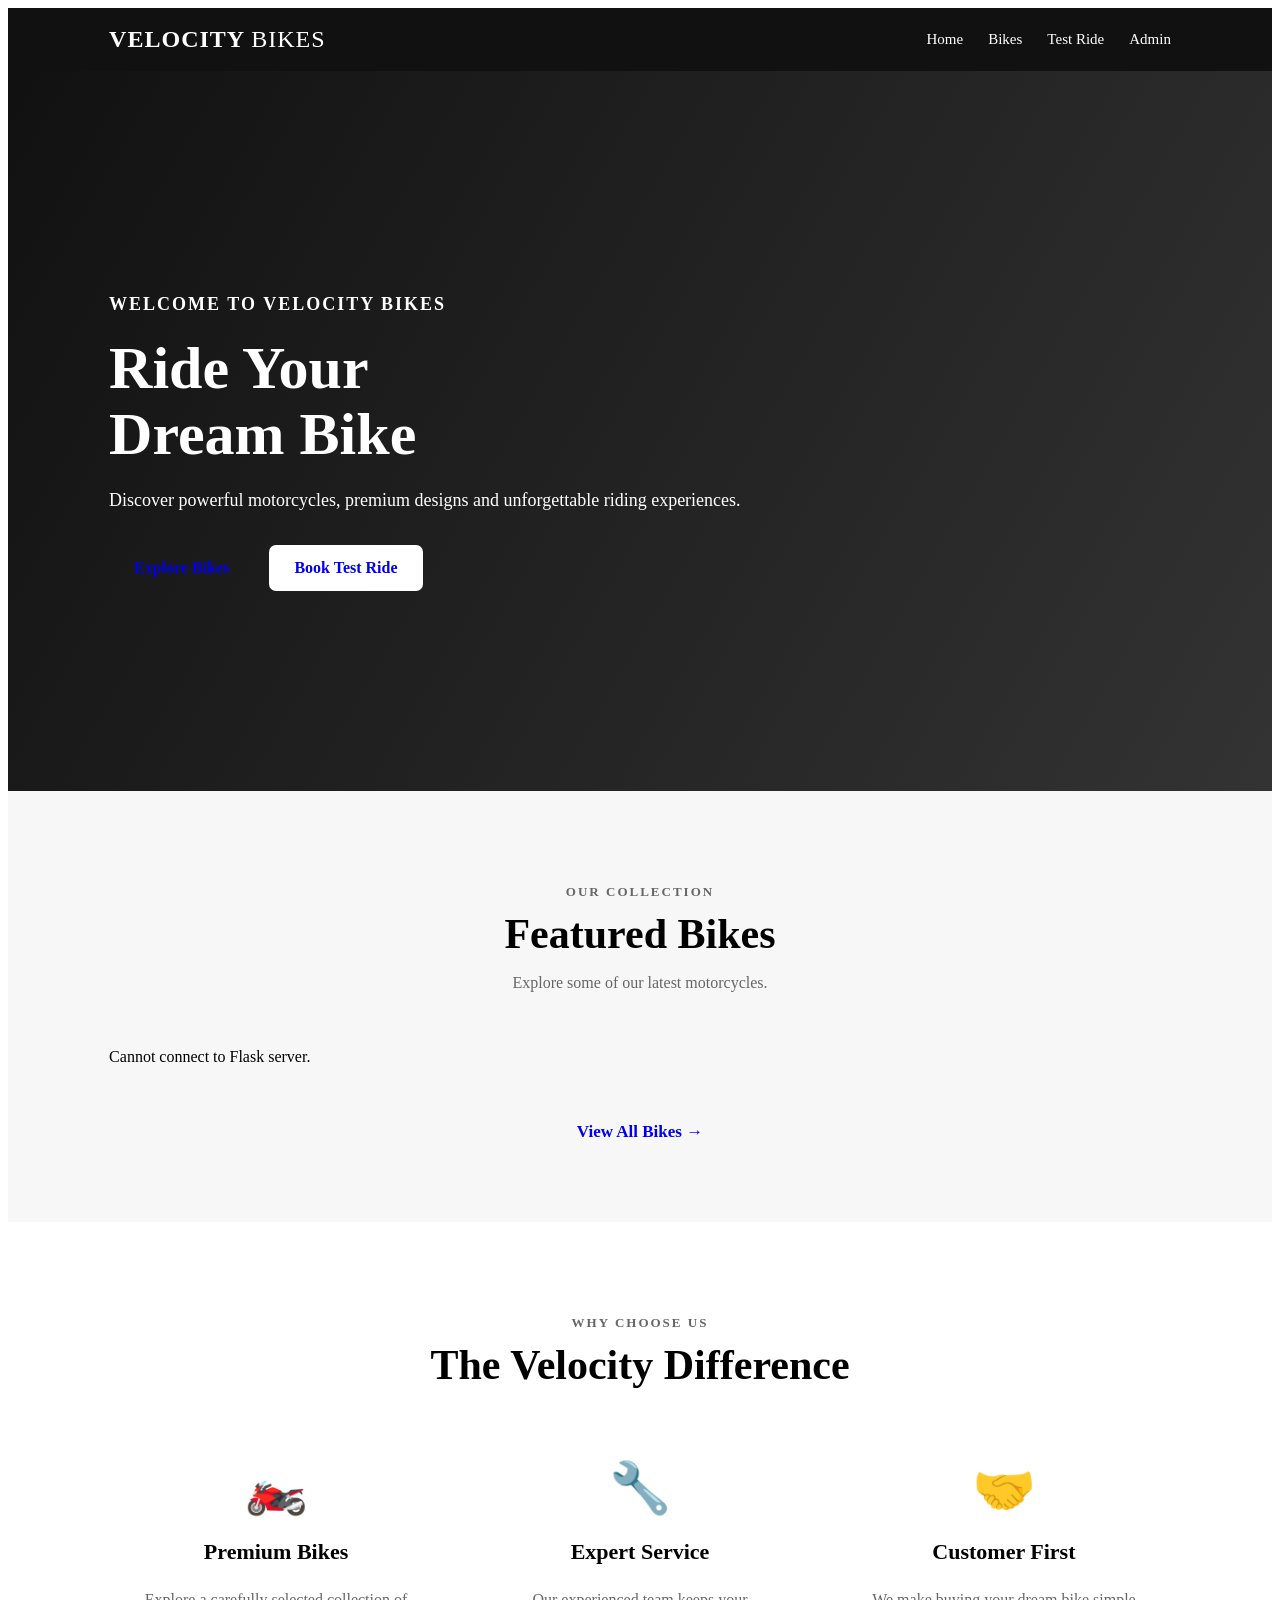
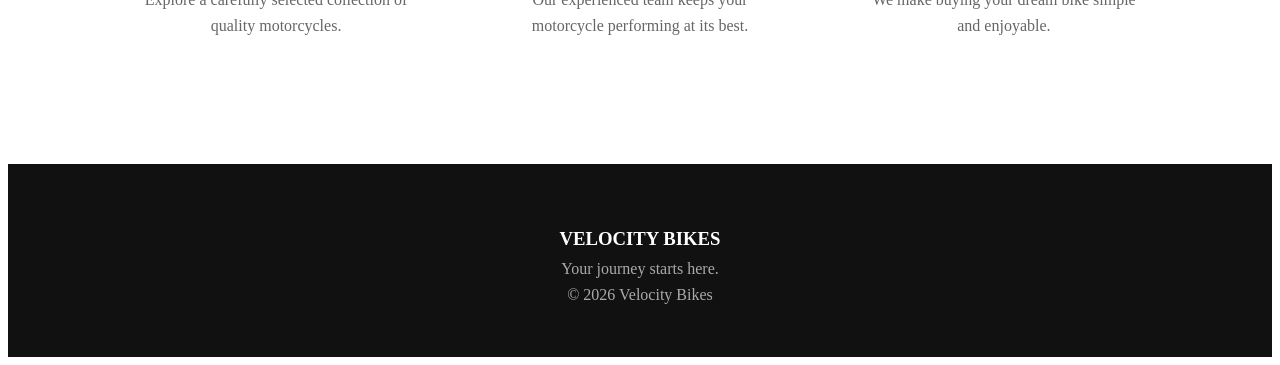
<file: index.html>
<!DOCTYPE html>
<html>

<head>

    <meta charset="UTF-8">

    <meta
        name="viewport"
        content="width=device-width, initial-scale=1.0"
    >

    <title>
        Velocity Bikes
    </title>

    <link
        rel="stylesheet"
        href="style.css"
    >

</head>


<body>


<!-- =================================
     NAVBAR
     ================================= -->

<header class="navbar">


    <h1>
        VELOCITY <span>BIKES</span>
    </h1>


    <!-- MOBILE MENU BUTTON -->

    <button
        class="menu-button"
        id="menuButton"
        type="button"
    >
        ☰
    </button>


    <!-- NAVIGATION -->

    <nav id="mainNav">

        <a href="index.html">
            Home
        </a>

        <a href="bikes.html">
            Bikes
        </a>

        <a href="contact.html">
            Test Ride
        </a>

        <a href="login.html">
            Admin
        </a>

    </nav>

</header>



<!-- =================================
     HERO
     ================================= -->

<section class="hero">

    <div class="hero-content">


        <p class="section-small">
            WELCOME TO VELOCITY BIKES
        </p>


        <h2>

            Ride Your
            <span>Dream Bike</span>

        </h2>


        <p>

            Discover powerful motorcycles,
            premium designs and unforgettable
            riding experiences.

        </p>


        <div class="hero-buttons">


            <a
                href="bikes.html"
                class="hero-button"
            >
                Explore Bikes
            </a>


            <a
                href="contact.html"
                class="hero-button secondary"
            >
                Book Test Ride
            </a>


        </div>

    </div>

</section>



<!-- =================================
     FEATURED BIKES
     ================================= -->

<section class="home-bikes">


    <div class="home-heading">


        <p class="section-small">
            OUR COLLECTION
        </p>


        <h2>
            Featured Bikes
        </h2>


        <p>
            Explore some of our latest motorcycles.
        </p>


    </div>



    <!-- BIKE LIST -->

    <div
        id="homeBikeList"
        class="bike-container"
    >

        <p>
            Loading bikes...
        </p>

    </div>



    <!-- VIEW ALL -->

    <div class="view-all">

        <a href="bikes.html">

            View All Bikes →

        </a>

    </div>


</section>



<!-- =================================
     WHY CHOOSE US
     ================================= -->

<section class="why-us">


    <div class="home-heading">


        <p class="section-small">
            WHY CHOOSE US
        </p>


        <h2>
            The Velocity Difference
        </h2>


    </div>



    <div class="features">


        <!-- FEATURE 1 -->

        <div class="feature">


            <div class="feature-icon">
                🏍️
            </div>


            <h3>
                Premium Bikes
            </h3>


            <p>

                Explore a carefully selected
                collection of quality motorcycles.

            </p>


        </div>



        <!-- FEATURE 2 -->

        <div class="feature">


            <div class="feature-icon">
                🔧
            </div>


            <h3>
                Expert Service
            </h3>


            <p>

                Our experienced team keeps your
                motorcycle performing at its best.

            </p>


        </div>



        <!-- FEATURE 3 -->

        <div class="feature">


            <div class="feature-icon">
                🤝
            </div>


            <h3>
                Customer First
            </h3>


            <p>

                We make buying your dream bike
                simple and enjoyable.

            </p>


        </div>


    </div>


</section>



<!-- =================================
     FOOTER
     ================================= -->

<footer>


    <h3>
        VELOCITY BIKES
    </h3>


    <p>
        Your journey starts here.
    </p>


    <p>
        © 2026 Velocity Bikes
    </p>


</footer>



<!-- =================================
     HOME PAGE JAVASCRIPT
     ================================= -->

<script>


// =================================
// MOBILE MENU
// =================================

const menuButton =
    document.getElementById(
        "menuButton"
    );


const mainNav =
    document.getElementById(
        "mainNav"
    );


menuButton.addEventListener(
    "click",
    function () {

        mainNav.classList.toggle(
            "show"
        );

    }
);



// =================================
// LOAD FEATURED BIKES
// =================================

async function loadHomeBikes() {


    const bikeList =
        document.getElementById(
            "homeBikeList"
        );


    try {


        const response =
            await fetch(
                "http://127.0.0.1:5000/bikes"
            );


        if (!response.ok) {

            throw new Error(
                "Failed to load bikes"
            );

        }


        const bikes =
            await response.json();


        bikeList.innerHTML = "";


        // Show only first 3 bikes

        const featuredBikes =
            bikes.slice(
                0,
                3
            );


        if (
            featuredBikes.length === 0
        ) {

            bikeList.innerHTML = `

                <p>
                    No bikes available.
                </p>

            `;

            return;

        }



        featuredBikes.forEach(
            function (bike) {


                const card =
                    document.createElement(
                        "div"
                    );


                card.className =
                    "bike-card";



                card.innerHTML = `

                    <img

                        class="bike-image"

                        src="${
                            bike.image ||
                            "images/default-bike.jpg"
                        }"

                        alt="${bike.name}"

                        onerror="
                            this.src='images/default-bike.jpg'
                        "

                    >


                    <div
                        class="bike-card-content"
                    >


                        <h3>
                            ${bike.name}
                        </h3>



                        <p class="price">

                            ₹${Number(
                                bike.price || 0
                            ).toLocaleString(
                                "en-IN"
                            )}

                        </p>



                        <div
                            class="bike-specs"
                        >


                            <span>

                                ⚙️
                                ${bike.engine || "N/A"}

                            </span>


                            <span>

                                🛣️
                                ${bike.mileage || "N/A"}

                            </span>


                        </div>



                        <p
                            class="bike-power"
                        >

                            Power:
                            ${bike.power || "N/A"}

                        </p>



                        <button
                            class="details-button"
                            type="button"
                            onclick="
                                bookTestRide(
                                    '${escapeValue(
                                        bike.name
                                    )}'
                                )
                            "
                        >

                            Book Test Ride

                        </button>


                    </div>

                `;


                bikeList.appendChild(
                    card
                );


            }
        );


    }


    catch (error) {


        console.error(
            "Home bike error:",
            error
        );


        bikeList.innerHTML = `

            <p>
                Cannot connect to Flask server.
            </p>

        `;

    }

}



// =================================
// ESCAPE BIKE NAME
// =================================

function escapeValue(
    value
) {

    return String(value)
        .replace(
            /'/g,
            "\\'"
        );

}



// =================================
// BOOK TEST RIDE
// =================================

function bookTestRide(
    bikeName
) {


    window.location.href =
        "contact.html?bike=" +
        encodeURIComponent(
            bikeName
        );

}



// =================================
// START
// =================================

loadHomeBikes();


</script>


</body>

</html>
</file>
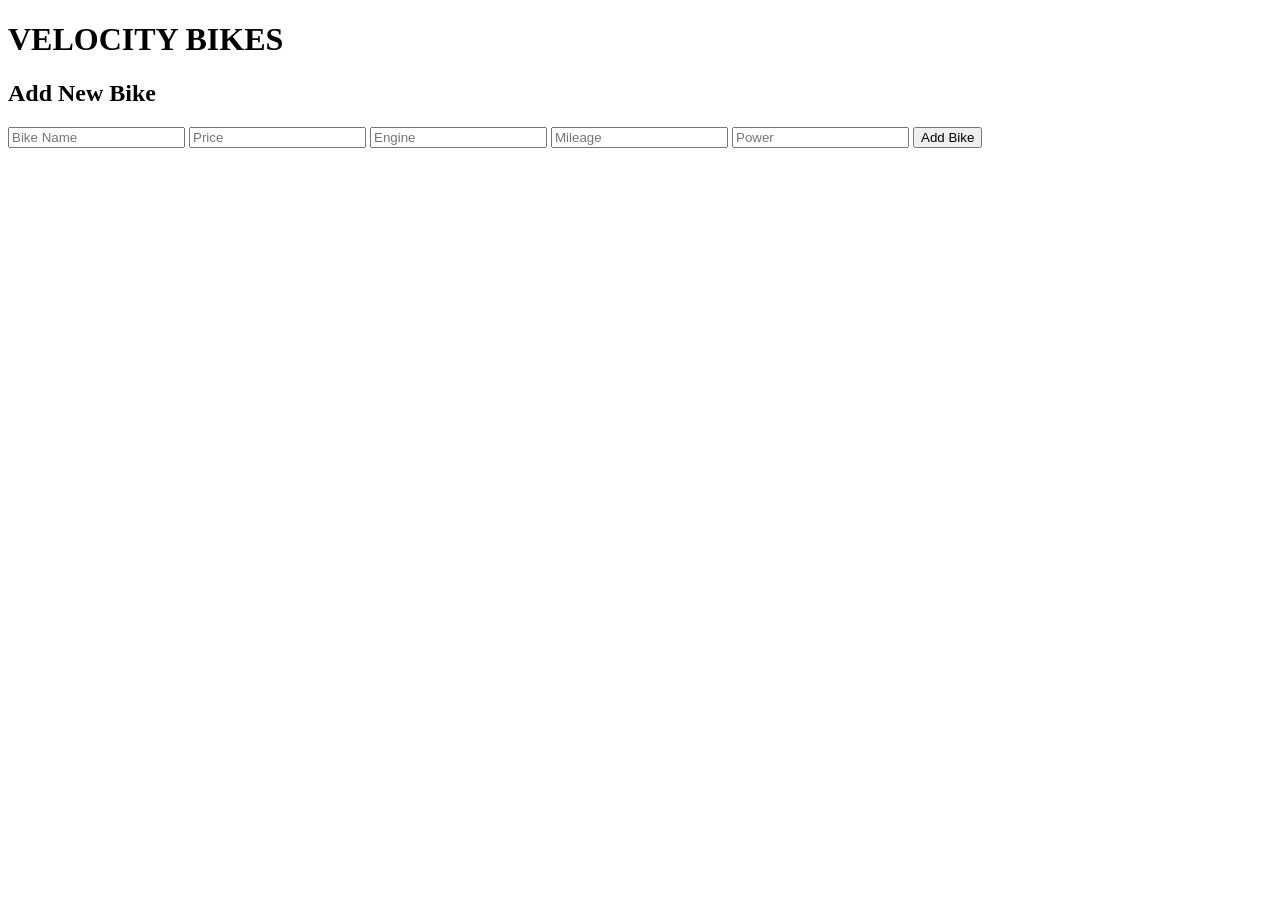
<file: addbike.html>
<!DOCTYPE html>
<html>

<head>
    <title>Add Bike</title>
    <link rel="stylesheet" href="style.css">
</head>

<body>

<header>
    <h1>VELOCITY BIKES</h1>
</header>

<section class="contact">

    <h2>Add New Bike</h2>

    <form id="bikeForm">

        <input
            type="text"
            id="name"
            placeholder="Bike Name"
            required
        >

        <input
            type="number"
            id="price"
            placeholder="Price"
            required
        >

        <input
            type="text"
            id="engine"
            placeholder="Engine"
            required
        >

        <input
            type="text"
            id="mileage"
            placeholder="Mileage"
            required
        >

        <input
            type="text"
            id="power"
            placeholder="Power"
            required
        >

        <button type="submit">
            Add Bike
        </button>

    </form>

</section>

<script>

let form = document.getElementById("bikeForm");

form.addEventListener("submit", async function(event) {

    event.preventDefault();

    let bike = {

        name: document.getElementById("name").value,

        price: document.getElementById("price").value,

        engine: document.getElementById("engine").value,

        mileage: document.getElementById("mileage").value,

        power: document.getElementById("power").value

    };

    let response = await fetch(
        "http://127.0.0.1:5000/bikes",
        {
            method: "POST",

            headers: {
                "Content-Type": "application/json"
            },

            body: JSON.stringify(bike)
        }
    );

    let result = await response.json();

    alert(result.message);

    form.reset();

});

</script>

</body>
</html>
</file>
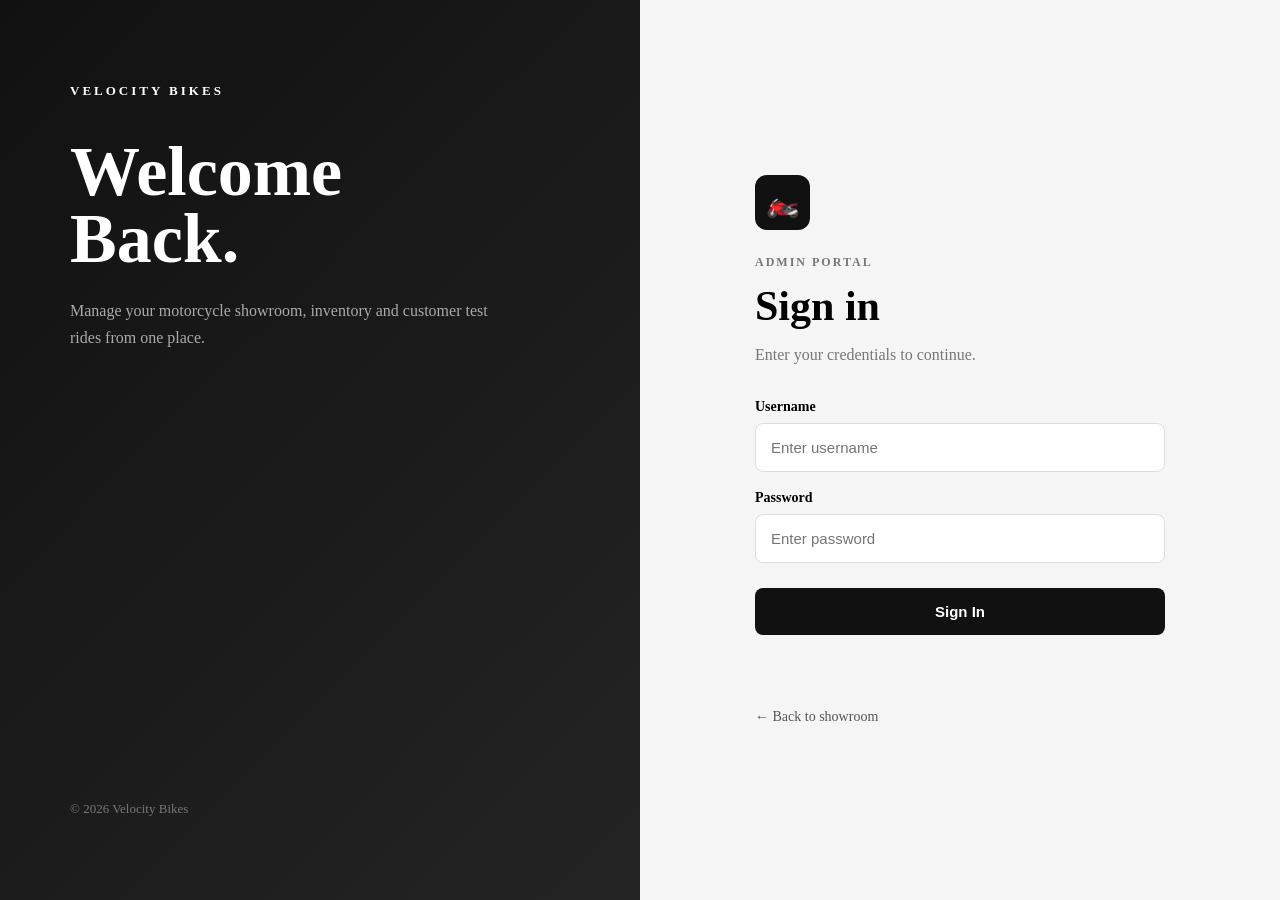
<file: admin.html>
<!DOCTYPE html>
<html>

<head>

    <meta charset="UTF-8">

    <meta
        name="viewport"
        content="width=device-width, initial-scale=1.0"
    >

    <title>
        Dashboard - Velocity Bikes
    </title>

    <link
        rel="stylesheet"
        href="style.css"
    >

</head>


<body class="admin-body">


<!-- =================================
     ADMIN NAVBAR
     ================================= -->

<header class="admin-navbar">


    <div class="admin-logo">

        🏍️

        <div>

            <strong>
                VELOCITY
            </strong>

            <small>
                ADMIN
            </small>

        </div>

    </div>


    <div class="admin-nav-right">

        <a href="index.html">
            View Showroom
        </a>


        <button
            onclick="logout()"
            class="admin-logout"
        >
            Logout
        </button>

    </div>

</header>



<!-- =================================
     DASHBOARD
     ================================= -->

<main class="admin-main">


    <div class="admin-header">

        <p class="admin-overline">
            MANAGEMENT
        </p>

        <h1>
            Dashboard
        </h1>

        <p>
            Manage your bikes and test ride requests.
        </p>

    </div>



    <!-- =================================
         STATISTICS
         ================================= -->

    <div class="admin-stats">


        <div class="stat-card">

            <span>
                🏍️
            </span>

            <div>

                <small>
                    TOTAL BIKES
                </small>

                <strong id="bikeCount">
                    0
                </strong>

            </div>

        </div>


        <div class="stat-card">

            <span>
                📅
            </span>

            <div>

                <small>
                    TEST RIDES
                </small>

                <strong id="bookingCount">
                    0
                </strong>

            </div>

        </div>


        <div class="stat-card">

            <span>
                ✓
            </span>

            <div>

                <small>
                    STATUS
                </small>

                <strong>
                    ACTIVE
                </strong>

            </div>

        </div>


    </div>



    <!-- =================================
         ADD BIKE
         ================================= -->

    <section class="admin-section">


        <div class="section-title">

            <div>

                <p>
                    INVENTORY
                </p>

                <h2>
                    Add New Bike
                </h2>

            </div>

        </div>


        <form
            id="addBikeForm"
            class="bike-form"
        >


            <div class="form-grid">


                <div class="form-field">

                    <label>
                        Bike Name
                    </label>

                    <input
                        type="text"
                        id="bikeName"
                        placeholder="e.g. Yamaha MT 15"
                        required
                    >

                </div>


                <div class="form-field">

                    <label>
                        Price
                    </label>

                    <input
                        type="number"
                        id="bikePrice"
                        placeholder="170000"
                        required
                    >

                </div>


                <div class="form-field">

                    <label>
                        Engine
                    </label>

                    <input
                        type="text"
                        id="bikeEngine"
                        placeholder="155cc"
                        required
                    >

                </div>


                <div class="form-field">

                    <label>
                        Mileage
                    </label>

                    <input
                        type="text"
                        id="bikeMileage"
                        placeholder="48 km/l"
                        required
                    >

                </div>


                <div class="form-field">

                    <label>
                        Power
                    </label>

                    <input
                        type="text"
                        id="bikePower"
                        placeholder="18.4 PS"
                        required
                    >

                </div>


                <div class="form-field">

                    <label>
                        Bike Image
                    </label>

                    <input
                        type="file"
                        id="bikeImage"
                        accept="image/jpeg,image/png,image/webp"
                        required
                    >

                </div>


            </div>


            <!-- IMAGE PREVIEW -->

            <div class="admin-form-bottom">


                <div class="admin-preview">


                    <img
                        id="imagePreview"
                        src=""
                        alt="Bike Preview"
                    >


                    <span
                        id="previewText"
                    >
                        Image preview
                    </span>


                </div>


                <button
                    type="submit"
                    class="primary-admin-button"
                >
                    + Add Bike
                </button>


            </div>


            <p
                id="addMessage"
                class="admin-message"
            ></p>


        </form>

    </section>



    <!-- =================================
         INVENTORY
         ================================= -->

    <section class="admin-section">


        <div class="section-title">

            <p>
                INVENTORY
            </p>

            <h2>
                Your Bikes
            </h2>

        </div>


        <div
            id="bikeInventory"
            class="inventory-grid"
        >

            Loading bikes...

        </div>


    </section>



    <!-- =================================
         EDIT BIKE
         ================================= -->

    <section
        class="admin-section"
        id="editBox"
        style="display:none;"
    >


        <div class="section-title">

            <p>
                INVENTORY
            </p>

            <h2>
                Edit Bike
            </h2>

        </div>


        <form
            id="editBikeForm"
            class="bike-form"
        >


            <input
                type="hidden"
                id="editBikeId"
            >


            <div class="form-grid">


                <div class="form-field">

                    <label>
                        Bike Name
                    </label>

                    <input
                        type="text"
                        id="editName"
                        required
                    >

                </div>


                <div class="form-field">

                    <label>
                        Price
                    </label>

                    <input
                        type="number"
                        id="editPrice"
                        required
                    >

                </div>


                <div class="form-field">

                    <label>
                        Engine
                    </label>

                    <input
                        type="text"
                        id="editEngine"
                        required
                    >

                </div>


                <div class="form-field">

                    <label>
                        Mileage
                    </label>

                    <input
                        type="text"
                        id="editMileage"
                        required
                    >

                </div>


                <div class="form-field">

                    <label>
                        Power
                    </label>

                    <input
                        type="text"
                        id="editPower"
                        required
                    >

                </div>


                <div class="form-field">

                    <label>
                        Existing Image URL
                    </label>

                    <input
                        type="text"
                        id="editImage"
                        readonly
                    >

                </div>


            </div>


            <div class="edit-actions">


                <button
                    type="submit"
                    class="primary-admin-button"
                >
                    Save Changes
                </button>


                <button
                    type="button"
                    onclick="cancelEdit()"
                    class="secondary-admin-button"
                >
                    Cancel
                </button>


            </div>

        </form>

    </section>



    <!-- =================================
         BOOKINGS
         ================================= -->

    <section class="admin-section">


        <div class="section-title">

            <p>
                CUSTOMERS
            </p>

            <h2>
                Test Ride Requests
            </h2>

        </div>


        <div
            id="bookings"
            class="bookings-grid"
        >

            Loading bookings...

        </div>


    </section>


</main>



<footer class="admin-footer">

    Velocity Bikes Admin Dashboard
    © 2026

</footer>



<script>


// =========================================
// CHECK LOGIN
// =========================================

async function checkLogin() {

    try {

        const response =
            await fetch(
                "http://127.0.0.1:5000/check-login",
                {
                    credentials:
                        "include"
                }
            );


        const result =
            await response.json();


        if (!result.logged_in) {

            window.location.href =
                "login.html";

        }

    }

    catch(error) {

        console.error(
            "Login check error:",
            error
        );

        window.location.href =
            "login.html";

    }

}


checkLogin();



// =========================================
// IMAGE PREVIEW
// =========================================

document
    .getElementById(
        "bikeImage"
    )
    .addEventListener(
        "change",
        function() {


            const file =
                this.files[0];


            const image =
                document.getElementById(
                    "imagePreview"
                );


            const text =
                document.getElementById(
                    "previewText"
                );


            if (!file) {

                image.style.display =
                    "none";

                text.style.display =
                    "block";

                return;

            }


            const imageURL =
                URL.createObjectURL(
                    file
                );


            image.src =
                imageURL;


            image.style.display =
                "block";


            text.style.display =
                "none";

        }
    );



// =========================================
// ADD BIKE
// =========================================

document
    .getElementById(
        "addBikeForm"
    )
    .addEventListener(
        "submit",
        async function(event) {


            event.preventDefault();


            const imageFile =
                document.getElementById(
                    "bikeImage"
                ).files[0];


            if (!imageFile) {

                alert(
                    "Please select a bike image."
                );

                return;

            }


            const message =
                document.getElementById(
                    "addMessage"
                );


            try {


                // =================================
                // UPLOAD IMAGE
                // =================================

                message.textContent =
                    "Uploading image...";


                const formData =
                    new FormData();


                formData.append(
                    "image",
                    imageFile
                );


                const uploadResponse =
                    await fetch(
                        "http://127.0.0.1:5000/upload-image",
                        {

                            method:
                                "POST",

                            credentials:
                                "include",

                            body:
                                formData

                        }
                    );


                const uploadResult =
                    await uploadResponse.json();


                if (!uploadResponse.ok) {

                    message.textContent =
                        uploadResult.error ||
                        "Image upload failed.";

                    return;

                }


                // =================================
                // CREATE BIKE
                // =================================

                message.textContent =
                    "Saving bike...";


                const bike = {

                    name:
                        document.getElementById(
                            "bikeName"
                        ).value,

                    price:
                        document.getElementById(
                            "bikePrice"
                        ).value,

                    engine:
                        document.getElementById(
                            "bikeEngine"
                        ).value,

                    mileage:
                        document.getElementById(
                            "bikeMileage"
                        ).value,

                    power:
                        document.getElementById(
                            "bikePower"
                        ).value,

                    image:
                        uploadResult.image

                };


                const response =
                    await fetch(
                        "http://127.0.0.1:5000/bikes",
                        {

                            method:
                                "POST",

                            credentials:
                                "include",

                            headers: {

                                "Content-Type":
                                    "application/json"

                            },

                            body:
                                JSON.stringify(
                                    bike
                                )

                        }
                    );


                const result =
                    await response.json();


                if (response.ok) {


                    message.textContent =
                        "✓ Bike added successfully.";


                    message.style.color =
                        "green";


                    document
                        .getElementById(
                            "addBikeForm"
                        )
                        .reset();


                    document.getElementById(
                        "imagePreview"
                    ).style.display =
                        "none";


                    document.getElementById(
                        "previewText"
                    ).style.display =
                        "block";


                    loadInventory();

                }

                else {

                    message.textContent =
                        result.error ||
                        "Failed to add bike.";

                }

            }

            catch(error) {

                console.error(
                    "Add bike error:",
                    error
                );


                message.textContent =
                    "Cannot connect to Flask server.";

            }

        }
    );



// =========================================
// LOAD INVENTORY
// =========================================

async function loadInventory() {


    const inventory =
        document.getElementById(
            "bikeInventory"
        );


    try {


        const response =
            await fetch(
                "http://127.0.0.1:5000/bikes"
            );


        const bikes =
            await response.json();


        document.getElementById(
            "bikeCount"
        ).textContent =
            bikes.length;


        inventory.innerHTML =
            "";


        if (!bikes.length) {

            inventory.innerHTML =
                "<p>No bikes available.</p>";

            return;

        }


        bikes.forEach(
            function(bike) {


                inventory.innerHTML += `

                    <article
                        class="inventory-item"
                    >

                        <img
                            src="${bike.image || ""}"
                            alt="${bike.name}"
                            onerror="
                                this.style.display='none'
                            "
                        >


                        <div
                            class="inventory-details"
                        >

                            <span>
                                MOTORCYCLE
                            </span>


                            <h3>
                                ${bike.name}
                            </h3>


                            <strong>

                                ₹${Number(
                                    bike.price || 0
                                ).toLocaleString(
                                    "en-IN"
                                )}

                            </strong>


                            <p>

                                ${bike.engine || "N/A"}
                                ·
                                ${bike.mileage || "N/A"}
                                ·
                                ${bike.power || "N/A"}

                            </p>

                        </div>


                        <div
                            class="inventory-buttons"
                        >

                            <button
                                onclick="
                                    editBike(
                                        '${bike._id}'
                                    )
                                "
                            >
                                Edit
                            </button>


                            <button
                                onclick="
                                    deleteBike(
                                        '${bike._id}'
                                    )
                                "
                            >
                                Delete
                            </button>

                        </div>

                    </article>

                `;

            }
        );

    }

    catch(error) {

        console.error(
            "Inventory error:",
            error
        );


        inventory.innerHTML =
            "<p>Unable to load inventory.</p>";

    }

}



// =========================================
// EDIT BIKE
// =========================================

async function editBike(id) {


    try {


        const response =
            await fetch(
                "http://127.0.0.1:5000/bikes/" +
                id
            );


        const bike =
            await response.json();


        if (!response.ok) {

            alert(
                bike.error ||
                "Unable to load bike."
            );

            return;

        }


        document.getElementById(
            "editBikeId"
        ).value =
            bike._id;


        document.getElementById(
            "editName"
        ).value =
            bike.name || "";


        document.getElementById(
            "editPrice"
        ).value =
            bike.price || "";


        document.getElementById(
            "editEngine"
        ).value =
            bike.engine || "";


        document.getElementById(
            "editMileage"
        ).value =
            bike.mileage || "";


        document.getElementById(
            "editPower"
        ).value =
            bike.power || "";


        document.getElementById(
            "editImage"
        ).value =
            bike.image || "";


        document.getElementById(
            "editBox"
        ).style.display =
            "block";


        document.getElementById(
            "editBox"
        ).scrollIntoView({
            behavior:
                "smooth"
        });

    }

    catch(error) {

        console.error(
            "Edit error:",
            error
        );

        alert(
            "Unable to load bike."
        );

    }

}



// =========================================
// UPDATE BIKE
// =========================================

document
    .getElementById(
        "editBikeForm"
    )
    .addEventListener(
        "submit",
        async function(event) {


            event.preventDefault();


            const id =
                document.getElementById(
                    "editBikeId"
                ).value;


            const bike = {

                name:
                    document.getElementById(
                        "editName"
                    ).value,

                price:
                    document.getElementById(
                        "editPrice"
                    ).value,

                engine:
                    document.getElementById(
                        "editEngine"
                    ).value,

                mileage:
                    document.getElementById(
                        "editMileage"
                    ).value,

                power:
                    document.getElementById(
                        "editPower"
                    ).value,

                image:
                    document.getElementById(
                        "editImage"
                    ).value

            };


            try {


                const response =
                    await fetch(
                        "http://127.0.0.1:5000/bikes/" +
                        id,
                        {

                            method:
                                "PUT",

                            credentials:
                                "include",

                            headers: {

                                "Content-Type":
                                    "application/json"

                            },

                            body:
                                JSON.stringify(
                                    bike
                                )

                        }
                    );


                const result =
                    await response.json();


                if (response.ok) {

                    alert(
                        "Bike updated successfully!"
                    );


                    cancelEdit();


                    loadInventory();

                }

                else {

                    alert(
                        result.error ||
                        "Update failed."
                    );

                }

            }

            catch(error) {

                console.error(
                    "Update error:",
                    error
                );


                alert(
                    "Cannot connect to Flask."
                );

            }

        }
    );



// =========================================
// CANCEL EDIT
// =========================================

function cancelEdit() {

    document.getElementById(
        "editBox"
    ).style.display =
        "none";

}



// =========================================
// DELETE BIKE
// =========================================

async function deleteBike(id) {


    const confirmed =
        confirm(
            "Are you sure you want to delete this bike?"
        );


    if (!confirmed) {

        return;

    }


    try {


        const response =
            await fetch(
                "http://127.0.0.1:5000/bikes/" +
                id,
                {

                    method:
                        "DELETE",

                    credentials:
                        "include"

                }
            );


        const result =
            await response.json();


        if (response.ok) {

            alert(
                "Bike deleted successfully!"
            );


            loadInventory();

        }

        else {

            alert(
                result.error ||
                "Delete failed."
            );

        }

    }

    catch(error) {

        console.error(
            "Delete error:",
            error
        );


        alert(
            "Cannot connect to Flask."
        );

    }

}



// =========================================
// LOAD BOOKINGS
// =========================================

async function loadBookings() {


    const bookingsDiv =
        document.getElementById(
            "bookings"
        );


    try {


        const response =
            await fetch(
                "http://127.0.0.1:5000/bookings",
                {
                    credentials:
                        "include"
                }
            );


        const data =
            await response.json();


        document.getElementById(
            "bookingCount"
        ).textContent =
            data.length;


        bookingsDiv.innerHTML =
            "";


        if (!data.length) {

            bookingsDiv.innerHTML =
                "<p>No test ride requests yet.</p>";

            return;

        }


        data.forEach(
            function(booking) {


                bookingsDiv.innerHTML += `

                    <article
                        class="booking-item"
                    >

                        <div
                            class="booking-icon"
                        >
                            📅
                        </div>


                        <div>

                            <span>
                                TEST RIDE
                            </span>


                            <h3>
                                ${booking.name || "Customer"}
                            </h3>


                            <p>

                                ${booking.bike || "Bike"}
                                ·
                                ${booking.date || "Date"}

                            </p>


                            <small>

                                ${booking.phone || ""}

                                ${
                                    booking.email
                                    ? " · " + booking.email
                                    : ""
                                }

                            </small>

                        </div>

                    </article>

                `;

            }
        );

    }

    catch(error) {

        console.error(
            "Booking error:",
            error
        );


        bookingsDiv.innerHTML =
            "<p>Unable to load bookings.</p>";

    }

}



// =========================================
// LOGOUT
// =========================================

async function logout() {


    try {

        await fetch(
            "http://127.0.0.1:5000/logout",
            {
                credentials:
                    "include"
            }
        );

    }

    catch(error) {

        console.error(
            error
        );

    }


    window.location.href =
        "login.html";

}



// =========================================
// START
// =========================================

loadInventory();

loadBookings();

</script>


</body>

</html>
</file>
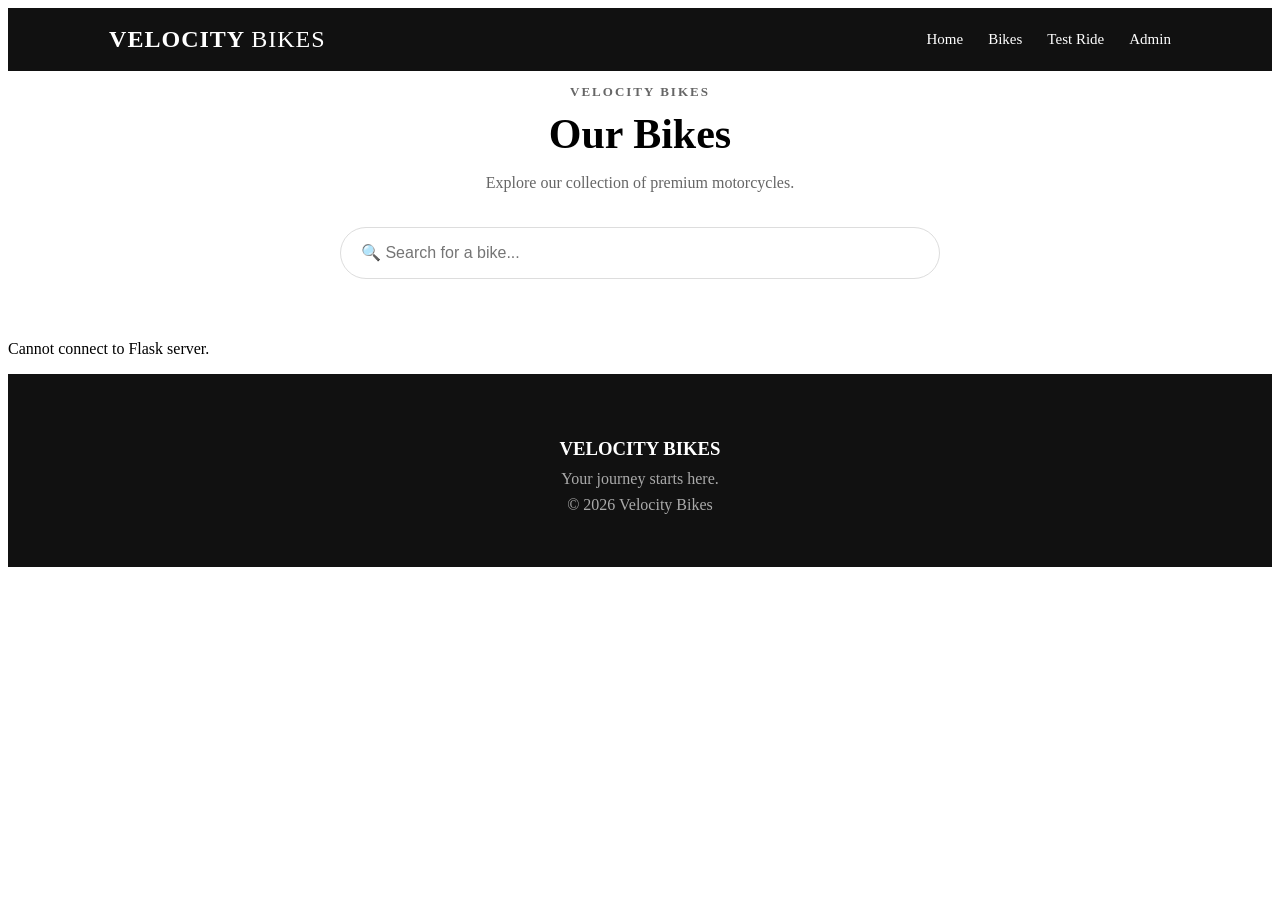
<file: bikes.html>
<!DOCTYPE html>
<html>

<head>

    <meta charset="UTF-8">

    <meta
        name="viewport"
        content="width=device-width, initial-scale=1.0"
    >

    <title>
        Our Bikes - Velocity Bikes
    </title>

    <link
        rel="stylesheet"
        href="style.css"
    >

</head>


<body>


<!-- =================================
     NAVBAR
     ================================= -->

<header class="navbar">


    <h1>
        VELOCITY <span>BIKES</span>
    </h1>


    <button
        class="menu-button"
        id="menuButton"
        type="button"
    >
        ☰
    </button>


    <nav id="mainNav">

        <a href="index.html">
            Home
        </a>

        <a href="bikes.html">
            Bikes
        </a>

        <a href="contact.html">
            Test Ride
        </a>

        <a href="login.html">
            Admin
        </a>

    </nav>

</header>



<!-- =================================
     BIKE PAGE
     ================================= -->

<section class="bike-page">


    <div class="bike-heading">


        <p class="section-small">
            VELOCITY BIKES
        </p>


        <h2>
            Our Bikes
        </h2>


        <p>
            Explore our collection of premium motorcycles.
        </p>


    </div>



    <!-- SEARCH -->

    <div class="search-box">


        <input
            type="text"
            id="search"
            placeholder="🔍 Search for a bike..."
        >


    </div>



    <!-- BIKE LIST -->

    <div
        id="bikeList"
        class="bike-container"
    >

        <p>
            Loading bikes...
        </p>


    </div>


</section>



<!-- =================================
     FOOTER
     ================================= -->

<footer>


    <h3>
        VELOCITY BIKES
    </h3>


    <p>
        Your journey starts here.
    </p>


    <p>
        © 2026 Velocity Bikes
    </p>


</footer>



<!-- =================================
     JAVASCRIPT
     ================================= -->

<script>


// =================================
// MOBILE MENU
// =================================

const menuButton =
    document.getElementById(
        "menuButton"
    );


const mainNav =
    document.getElementById(
        "mainNav"
    );


menuButton.addEventListener(
    "click",
    function () {

        mainNav.classList.toggle(
            "show"
        );

    }
);



// =================================
// STORE BIKES
// =================================

let allBikes = [];



// =================================
// LOAD BIKES
// =================================

async function loadBikes() {


    const bikeList =
        document.getElementById(
            "bikeList"
        );


    try {


        const response =
            await fetch(
                "http://127.0.0.1:5000/bikes"
            );


        if (!response.ok) {

            throw new Error(
                "Failed to load bikes"
            );

        }


        allBikes =
            await response.json();


        displayBikes(
            allBikes
        );


    }


    catch (error) {


        console.error(
            "Bike loading error:",
            error
        );


        bikeList.innerHTML = `

            <p>
                Cannot connect to Flask server.
            </p>

        `;

    }

}



// =================================
// DISPLAY BIKES
// =================================

function displayBikes(
    bikes
) {


    const bikeList =
        document.getElementById(
            "bikeList"
        );


    bikeList.innerHTML = "";



    if (
        !bikes ||
        bikes.length === 0
    ) {


        bikeList.innerHTML = `

            <p>
                No bikes found.
            </p>

        `;


        return;

    }



    bikes.forEach(
        function (bike) {


            const card =
                document.createElement(
                    "div"
                );


            card.className =
                "bike-card";



            card.innerHTML = `

                <img

                    class="bike-image"

                    src="${
                        bike.image ||
                        "images/default-bike.jpg"
                    }"

                    alt="${bike.name}"

                    onerror="
                        this.src='images/default-bike.jpg'
                    "

                >


                <div
                    class="bike-card-content"
                >


                    <h3>
                        ${bike.name}
                    </h3>


                    <p class="price">

                        ₹${Number(
                            bike.price || 0
                        ).toLocaleString(
                            "en-IN"
                        )}

                    </p>


                    <div
                        class="bike-specs"
                    >

                        <span>

                            ⚙️
                            ${bike.engine || "N/A"}

                        </span>


                        <span>

                            🛣️
                            ${bike.mileage || "N/A"}

                        </span>

                    </div>


                    <p class="bike-power">

                        Power:
                        ${bike.power || "N/A"}

                    </p>


                    <button
                        class="details-button"
                        type="button"
                    >

                        Book Test Ride

                    </button>


                </div>

            `;



            const button =
                card.querySelector(
                    ".details-button"
                );


            button.addEventListener(
                "click",
                function () {


                    bookTestRide(
                        bike.name
                    );


                }
            );


            bikeList.appendChild(
                card
            );


        }
    );

}



// =================================
// SEARCH
// =================================

document
    .getElementById(
        "search"
    )
    .addEventListener(
        "input",
        function () {


            const searchText =
                this.value
                    .toLowerCase()
                    .trim();


            const filtered =
                allBikes.filter(
                    function (bike) {


                        const name =
                            (
                                bike.name ||
                                ""
                            )
                            .toLowerCase();


                        return name.includes(
                            searchText
                        );


                    }
                );


            displayBikes(
                filtered
            );


        }
    );



// =================================
// BOOK TEST RIDE
// =================================

function bookTestRide(
    bikeName
) {


    window.location.href =
        "contact.html?bike=" +
        encodeURIComponent(
            bikeName
        );

}



// =================================
// START
// =================================

loadBikes();


</script>


</body>

</html>
</file>
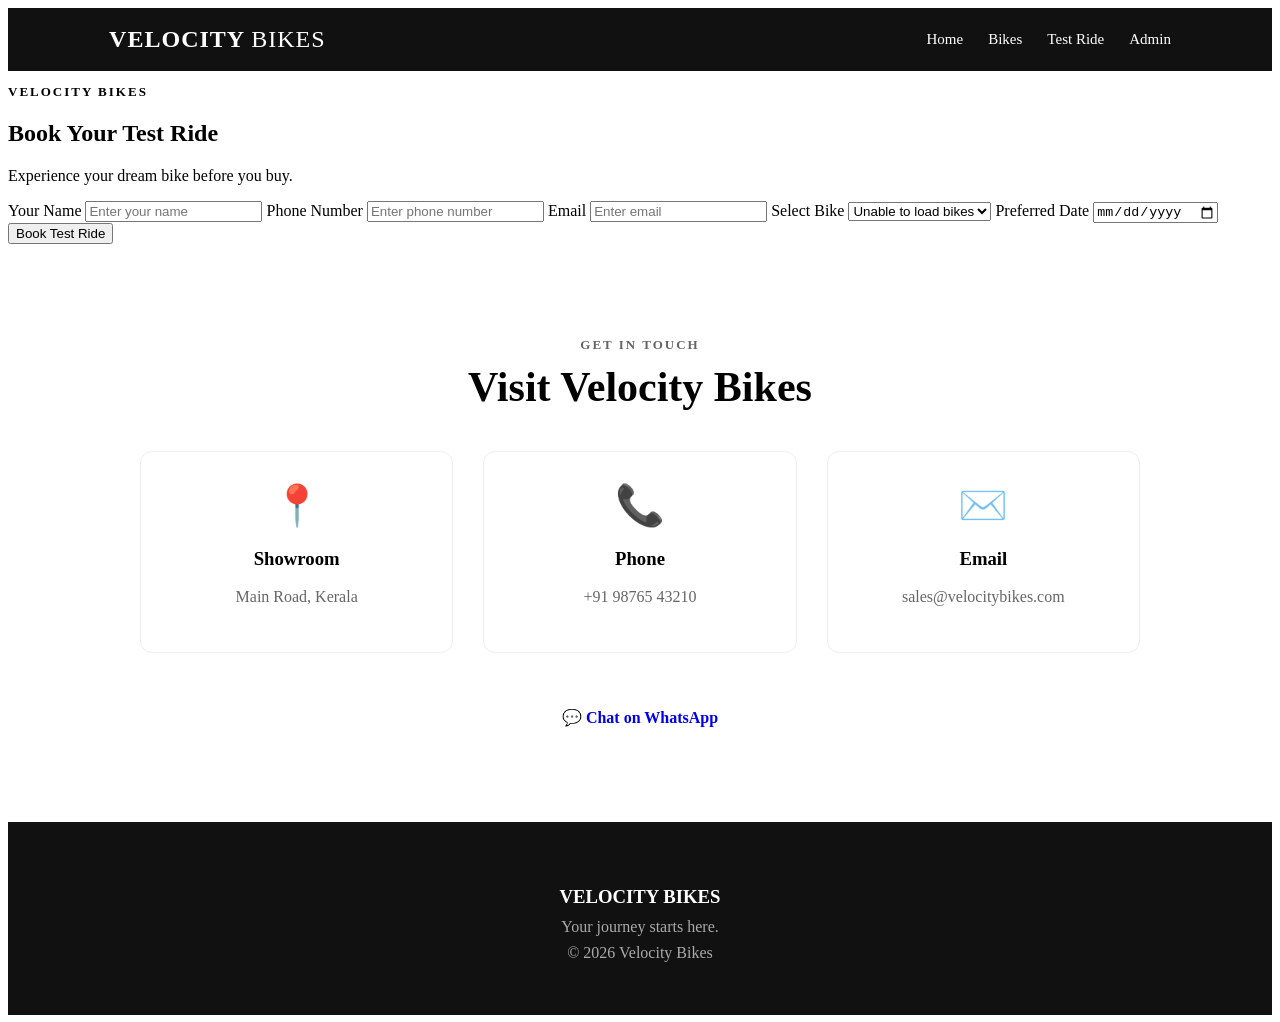
<file: contact.html>
<!DOCTYPE html>
<html>

<head>

    <meta charset="UTF-8">

    <meta
        name="viewport"
        content="width=device-width, initial-scale=1.0"
    >

    <title>
        Contact & Test Ride - Velocity Bikes
    </title>

    <link
        rel="stylesheet"
        href="style.css"
    >

</head>


<body>


<header class="navbar">

    <h1>
        VELOCITY <span>BIKES</span>
    </h1>


    <button
        class="menu-button"
        id="menuButton"
        type="button"
    >
        ☰
    </button>


    <nav id="mainNav">

        <a href="index.html">
            Home
        </a>

        <a href="bikes.html">
            Bikes
        </a>

        <a href="contact.html">
            Test Ride
        </a>

        <a href="login.html">
            Admin
        </a>

    </nav>

</header>


<!-- =========================
     TEST RIDE
     ========================= -->

<section class="booking-page">

    <div class="booking-container">

        <div class="booking-heading">

            <p class="section-small">
                VELOCITY BIKES
            </p>

            <h2>
                Book Your Test Ride
            </h2>

            <p>
                Experience your dream bike before you buy.
            </p>

        </div>


        <form id="testRideForm">

            <label>
                Your Name
            </label>

            <input
                type="text"
                id="customerName"
                placeholder="Enter your name"
                required
            >


            <label>
                Phone Number
            </label>

            <input
                type="tel"
                id="customerPhone"
                placeholder="Enter phone number"
                required
            >


            <label>
                Email
            </label>

            <input
                type="email"
                id="customerEmail"
                placeholder="Enter email"
                required
            >


            <label>
                Select Bike
            </label>

            <select
                id="selectedBike"
                required
            >

                <option value="">
                    Loading bikes...
                </option>

            </select>


            <label>
                Preferred Date
            </label>

            <input
                type="date"
                id="rideDate"
                required
            >


            <button type="submit">
                Book Test Ride
            </button>

        </form>


        <div id="bookingMessage"></div>

    </div>

</section>


<!-- =========================
     SHOWROOM CONTACT
     ========================= -->

<section class="contact-section">

    <div class="home-heading">

        <p class="section-small">
            GET IN TOUCH
        </p>

        <h2>
            Visit Velocity Bikes
        </h2>

    </div>


    <div class="contact-grid">


        <div class="contact-card">

            <div class="contact-icon">
                📍
            </div>

            <h3>
                Showroom
            </h3>

            <p>
                Main Road, Kerala
            </p>

        </div>


        <div class="contact-card">

            <div class="contact-icon">
                📞
            </div>

            <h3>
                Phone
            </h3>

            <p>
                +91 98765 43210
            </p>

        </div>


        <div class="contact-card">

            <div class="contact-icon">
                ✉️
            </div>

            <h3>
                Email
            </h3>

            <p>
                sales@velocitybikes.com
            </p>

        </div>

    </div>


    <div class="whatsapp-area">

        <a
            href="https://wa.me/919876543210"
            target="_blank"
            class="whatsapp-button"
        >
            💬 Chat on WhatsApp
        </a>

    </div>

</section>


<footer>

    <h3>
        VELOCITY BIKES
    </h3>

    <p>
        Your journey starts here.
    </p>

    <p>
        © 2026 Velocity Bikes
    </p>

</footer>


<script>


// =========================
// MOBILE MENU
// =========================

document
    .getElementById("menuButton")
    .addEventListener(
        "click",
        function () {

            document
                .getElementById("mainNav")
                .classList.toggle(
                    "show"
                );

        }
    );


// =========================
// LOAD BIKES
// =========================

async function loadBikeOptions() {

    const select =
        document.getElementById(
            "selectedBike"
        );


    try {

        const response =
            await fetch(
                "http://127.0.0.1:5000/bikes"
            );


        const bikes =
            await response.json();


        select.innerHTML =
            '<option value="">Select a bike</option>';


        bikes.forEach(
            function (bike) {

                const option =
                    document.createElement(
                        "option"
                    );

                option.value =
                    bike.name;

                option.textContent =
                    bike.name;

                select.appendChild(
                    option
                );

            }
        );


        // Auto select bike

        const params =
            new URLSearchParams(
                window.location.search
            );


        const selected =
            params.get("bike");


        if (selected) {

            select.value =
                selected;

        }

    }

    catch (error) {

        console.error(
            error
        );

        select.innerHTML =
            '<option value="">Unable to load bikes</option>';

    }

}


// =========================
// BOOK TEST RIDE
// =========================

document
    .getElementById("testRideForm")
    .addEventListener(
        "submit",
        async function (event) {

            event.preventDefault();


            const booking = {

                name:
                    document.getElementById(
                        "customerName"
                    ).value,

                phone:
                    document.getElementById(
                        "customerPhone"
                    ).value,

                email:
                    document.getElementById(
                        "customerEmail"
                    ).value,

                bike:
                    document.getElementById(
                        "selectedBike"
                    ).value,

                date:
                    document.getElementById(
                        "rideDate"
                    ).value

            };


            try {

                const response =
                    await fetch(
                        "http://127.0.0.1:5000/book",
                        {

                            method: "POST",

                            headers: {
                                "Content-Type":
                                    "application/json"
                            },

                            body:
                                JSON.stringify(
                                    booking
                                )

                        }
                    );


                const result =
                    await response.json();


                const message =
                    document.getElementById(
                        "bookingMessage"
                    );


                if (response.ok) {

                    message.textContent =
                        result.message ||
                        "Test ride booked successfully!";

                    message.className =
                        "success-message";

                    document
                        .getElementById(
                            "testRideForm"
                        )
                        .reset();

                }

                else {

                    message.textContent =
                        result.error ||
                        "Booking failed.";

                    message.className =
                        "error-message";

                }

            }

            catch (error) {

                console.error(
                    error
                );

                document.getElementById(
                    "bookingMessage"
                ).textContent =
                    "Cannot connect to Flask server.";

            }

        }
    );


loadBikeOptions();

</script>

</body>

</html>
</file>
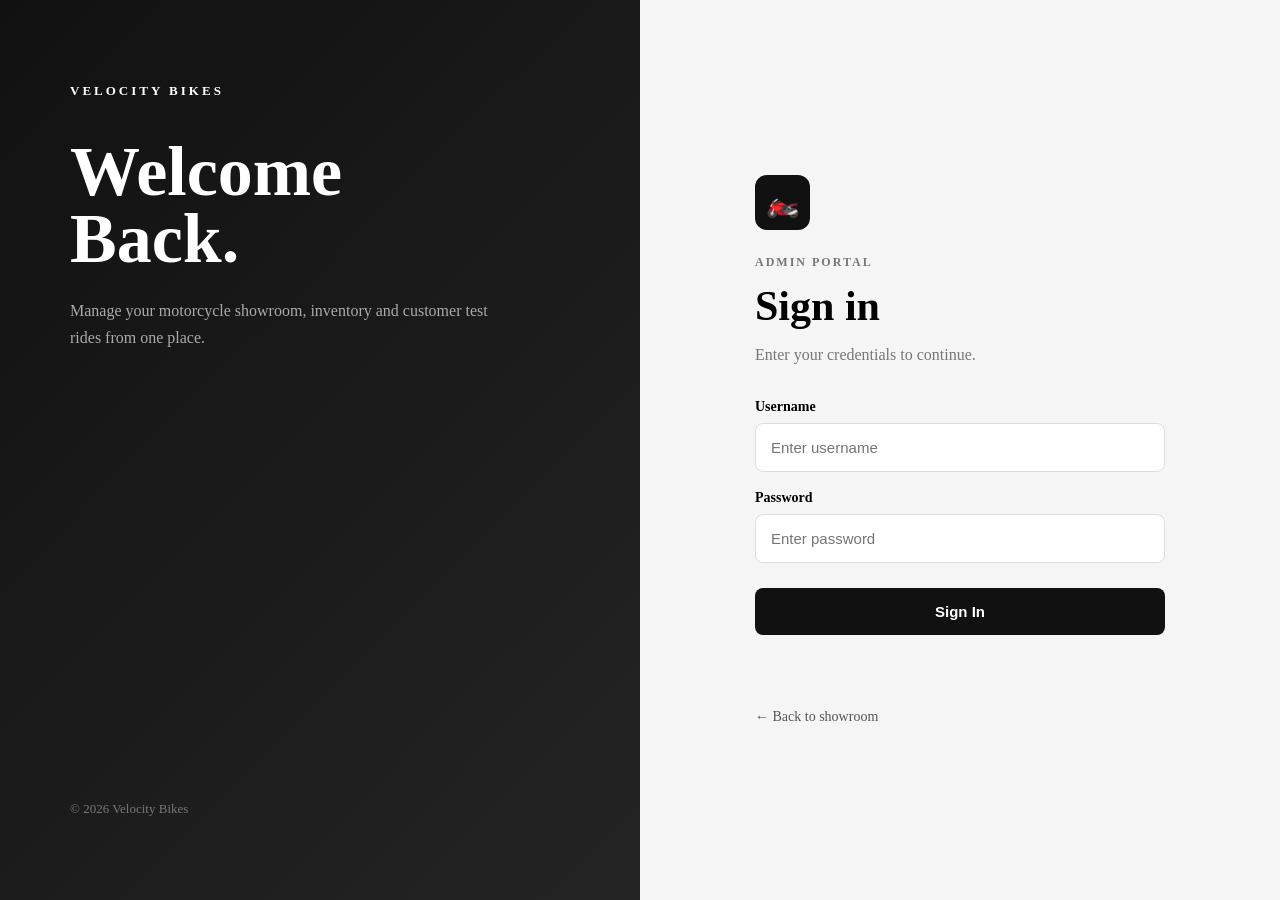
<file: login.html>
<!DOCTYPE html>
<html>

<head>

    <meta charset="UTF-8">

    <meta
        name="viewport"
        content="width=device-width, initial-scale=1.0"
    >

    <title>Admin Login - Velocity Bikes</title>

    <link
        rel="stylesheet"
        href="style.css"
    >

</head>

<body class="login-body">


<div class="login-wrapper">


    <!-- LEFT SIDE -->

    <div class="login-brand">

        <div>

            <p class="login-label">
                VELOCITY BIKES
            </p>

            <h1>
                Welcome<br>
                Back.
            </h1>

            <p class="login-description">
                Manage your motorcycle showroom,
                inventory and customer test rides
                from one place.
            </p>

        </div>


        <p class="login-footer-text">
            © 2026 Velocity Bikes
        </p>

    </div>



    <!-- RIGHT SIDE -->

    <div class="login-panel">


        <div class="login-box">


            <div class="login-logo">
                🏍️
            </div>


            <p class="login-small">
                ADMIN PORTAL
            </p>


            <h2>
                Sign in
            </h2>


            <p class="login-subtitle">
                Enter your credentials to continue.
            </p>



            <form id="loginForm">


                <label>
                    Username
                </label>


                <input
                    type="text"
                    id="username"
                    placeholder="Enter username"
                    required
                >



                <label>
                    Password
                </label>


                <input
                    type="password"
                    id="password"
                    placeholder="Enter password"
                    required
                >



                <button
                    type="submit"
                    class="login-button"
                >
                    Sign In
                </button>


            </form>


            <p
                id="loginMessage"
                class="login-message"
            ></p>


            <a
                href="index.html"
                class="back-home"
            >
                ← Back to showroom
            </a>


        </div>


    </div>

</div>



<script>

document
    .getElementById("loginForm")
    .addEventListener(
        "submit",
        async function(event) {

            event.preventDefault();


            const username =
                document.getElementById(
                    "username"
                ).value;


            const password =
                document.getElementById(
                    "password"
                ).value;


            const message =
                document.getElementById(
                    "loginMessage"
                );


            try {

                const response =
                    await fetch(
                        "http://127.0.0.1:5000/login",
                        {

                            method: "POST",

                            credentials:
                                "include",

                            headers: {
                                "Content-Type":
                                    "application/json"
                            },

                            body:
                                JSON.stringify({
                                    username:
                                        username,

                                    password:
                                        password
                                })

                        }
                    );


                const result =
                    await response.json();


                if (response.ok) {

                    message.textContent =
                        "Login successful.";

                    message.className =
                        "login-message success";


                    setTimeout(
                        function() {

                            window.location.href =
                                "admin.html";

                        },
                        500
                    );

                }

                else {

                    message.textContent =
                        result.error ||
                        "Invalid username or password.";

                    message.className =
                        "login-message error";

                }

            }

            catch(error) {

                console.error(error);

                message.textContent =
                    "Cannot connect to server.";

                message.className =
                    "login-message error";

            }

        }
    );

</script>


</body>

</html>
</file>
<file: style.css>
<!DOCTYPE html>
<html>

<head>

    <title>Bike Details - Velocity Bikes</title>

    <link rel="stylesheet" href="style.css">

</head>

<body>

<header class="navbar">

    <h1>
        VELOCITY <span>BIKES</span>
    </h1>

    <nav>

        <a href="index.html">Home</a>

        <a href="bikes.html">Bikes</a>

        <a href="contact.html">Test Ride</a>

    </nav>

</header>


<section class="bike-details">

    <div class="bike-image-section">

        <img
            id="bikeImage"
            class="bike-large-image"
            src="images/default-bike.jpg"
            alt="Bike"
        >

    </div>


    <div class="details-info">

        <p class="section-small">
            VELOCITY BIKES
        </p>

        <h2 id="bikeName">
            Loading...
        </h2>

        <h3 id="bikePrice">
            Loading...
        </h3>

        <p id="bikeDescription">
            Loading...
        </p>


        <h3>
            Specifications
        </h3>

        <ul>

            <li>
                Engine:
                <span id="bikeEngine">-</span>
            </li>

            <li>
                Mileage:
                <span id="bikeMileage">-</span>
            </li>

            <li>
                Power:
                <span id="bikePower">-</span>
            </li>

        </ul>


        <button id="bookRideButton">
            Book Test Ride
        </button>

    </div>

</section>


<script>

async function loadBikeDetails() {

    const params =
        new URLSearchParams(
            window.location.search
        );

    const id =
        params.get("id");


    console.log(
        "BIKE ID:",
        id
    );


    if (!id) {

        document.getElementById(
            "bikeName"
        ).textContent =
            "No bike ID found.";

        return;

    }


    try {

        const response =
            await fetch(
                "http://127.0.0.1:5000/bikes/" +
                id
            );


        console.log(
            "STATUS:",
            response.status
        );


        const bike =
            await response.json();


        console.log(
            "BIKE:",
            bike
        );


        if (!response.ok) {

            document.getElementById(
                "bikeName"
            ).textContent =
                "Bike not found.";

            return;

        }


        document.getElementById(
            "bikeName"
        ).textContent =
            bike.name;


        document.getElementById(
            "bikePrice"
        ).textContent =
            "₹" +
            Number(
                bike.price
            ).toLocaleString(
                "en-IN"
            );


        document.getElementById(
            "bikeEngine"
        ).textContent =
            bike.engine || "N/A";


        document.getElementById(
            "bikeMileage"
        ).textContent =
            bike.mileage || "N/A";


        document.getElementById(
            "bikePower"
        ).textContent =
            bike.power || "N/A";


        document.getElementById(
            "bikeImage"
        ).src =
            bike.image ||
            "images/default-bike.jpg";


        document.getElementById(
            "bikeDescription"
        ).textContent =
            "Experience the power, performance and style of " +
            bike.name +
            ".";


        // BOOK TEST RIDE

        document
            .getElementById(
                "bookRideButton"
            )
            .onclick =
            function() {

                window.location.href =
                    "contact.html?bike=" +
                    encodeURIComponent(
                        bike.name
                    );

            };

    }


    catch (error) {

        console.error(
            "ERROR:",
            error
        );


        document.getElementById(
            "bikeName"
        ).textContent =
            "Cannot connect to Flask.";

    }

}


loadBikeDetails();

</script>

</body>

</html>

/* =========================
   BIKES PAGE
   ========================= */

.bike-page {

    padding: 70px 8%;

    background: #f7f7f7;

    min-height: 700px;

}


.bike-heading {

    text-align: center;

    margin-bottom: 35px;

}


.bike-heading h2 {

    font-size: 42px;

    margin: 10px 0;

}


.bike-heading p {

    color: #666;

}



/* =========================
   SEARCH
   ========================= */

.search-box {

    max-width: 600px;

    margin:
        0 auto 45px;

}


.search-box input {

    width: 100%;

    box-sizing: border-box;

    padding:
        16px 20px;

    border:
        1px solid #ddd;

    border-radius: 30px;

    font-size: 16px;

    outline: none;

}


.search-box input:focus {

    border-color: #333;

}



/* =========================
   BIKE GRID
   ========================= */

.bike-container {

    display: grid;

    grid-template-columns:
        repeat(3, 1fr);

    gap: 30px;

}



/* =========================
   BIKE CARD
   ========================= */

.bike-card {

    background: white;

    border-radius: 15px;

    overflow: hidden;

    box-shadow:
        0 5px 20px
        rgba(
            0,
            0,
            0,
            0.08
        );

    transition:
        transform 0.3s,
        box-shadow 0.3s;

}


.bike-card:hover {

    transform:
        translateY(-6px);

    box-shadow:
        0 10px 30px
        rgba(
            0,
            0,
            0,
            0.15
        );

}



/* =========================
   IMAGE
   ========================= */

.bike-image {

    width: 100%;

    height: 240px;

    object-fit: cover;

    display: block;

}



/* =========================
   CARD CONTENT
   ========================= */

.bike-card-content {

    padding: 22px;

}


.bike-card-content h3 {

    font-size: 22px;

    margin:
        0 0 10px;

}


.bike-card-content .price {

    font-size: 22px;

    font-weight: bold;

    margin:
        10px 0 18px;

}



/* =========================
   SPECS
   ========================= */

.bike-specs {

    display: flex;

    justify-content:
        space-between;

    gap: 10px;

    margin-bottom: 15px;

}


.bike-specs span {

    font-size: 14px;

    color: #555;

}


.bike-power {

    color: #555;

    margin-bottom: 20px;

}



/* =========================
   BUTTON
   ========================= */

.details-button {

    width: 100%;

    padding: 14px;

    border: none;

    border-radius: 7px;

    cursor: pointer;

    font-size: 15px;

    font-weight: bold;

}



/* =========================
   TABLET
   ========================= */

@media (
    max-width: 1000px
) {

    .bike-container {

        grid-template-columns:
            repeat(2, 1fr);

    }

}



/* =========================
   MOBILE
   ========================= */

@media (
    max-width: 600px
) {

    .bike-page {

        padding:
            50px 20px;

    }


    .bike-heading h2 {

        font-size: 32px;

    }


    .bike-container {

        grid-template-columns:
            1fr;

    }


    .bike-image {

        height: 230px;

    }

}

/* =========================
   HERO
   ========================= */

.hero {

    min-height: 600px;

    display: flex;

    align-items: center;

    padding:
        60px 8%;

    background:
        linear-gradient(
            120deg,
            #111,
            #333
        );

    color: white;

}


.hero-content {

    max-width: 650px;

}


.hero h2 {

    font-size: 60px;

    line-height: 1.1;

    margin:
        15px 0;

}


.hero h2 span {

    display: block;

}


.hero p {

    line-height: 1.7;

    font-size: 18px;

}


.hero-buttons {

    display: flex;

    gap: 15px;

    margin-top: 30px;

}


.hero-button {

    display: inline-block;

    padding:
        14px 25px;

    border-radius: 7px;

    text-decoration: none;

    font-weight: bold;

}


.hero-button.secondary {

    background: white;

}


.hero-button:hover {

    opacity: 0.85;

}



/* =========================
   HOME BIKES
   ========================= */

.home-bikes {

    padding:
        80px 8%;

    background:
        #f7f7f7;

}


.home-heading {

    text-align: center;

    margin-bottom:
        40px;

}


.home-heading h2 {

    font-size: 42px;

    margin:
        10px 0;

}


.home-heading p {

    color: #666;

}


.view-all {

    text-align:
        center;

    margin-top:
        40px;

}


.view-all a {

    text-decoration:
        none;

    font-weight:
        bold;

    font-size:
        17px;

}



/* =========================
   WHY US
   ========================= */

.why-us {

    padding:
        80px 8%;

    background:
        white;

}


.features {

    display:
        grid;

    grid-template-columns:
        repeat(3, 1fr);

    gap:
        30px;

}


.feature {

    text-align:
        center;

    padding:
        30px;

}


.feature-icon {

    font-size:
        50px;

    margin-bottom:
        15px;

}


.feature h3 {

    font-size:
        22px;

}


.feature p {

    color:
        #666;

    line-height:
        1.6;

}



/* =========================
   MOBILE
   ========================= */

@media (
    max-width: 768px
) {

    .hero {

        min-height:
            500px;

        padding:
            50px 20px;

    }


    .hero h2 {

        font-size:
            42px;

    }


    .hero-buttons {

        flex-direction:
            column;

    }


    .features {

        grid-template-columns:
            1fr;

    }


    .home-bikes {

        padding:
            60px 20px;

    }

}

/* =================================
   PROFESSIONAL NAVBAR
   ================================= */

.navbar {
    display: flex;
    align-items: center;
    justify-content: space-between;

    padding: 18px 8%;

    background: #111;

    color: white;
}


.navbar h1 {
    margin: 0;

    font-size: 24px;

    letter-spacing: 1px;
}


.navbar h1 span {
    font-weight: normal;
}


.navbar nav {
    display: flex;

    gap: 25px;

    align-items: center;
}


.navbar nav a {
    color: white;

    text-decoration: none;

    font-size: 15px;

    transition: 0.3s;
}


.navbar nav a:hover {
    opacity: 0.6;
}


/* =================================
   GENERAL BUTTONS
   ================================= */

button,
.hero-button {
    cursor: pointer;

    transition:
        transform 0.2s,
        opacity 0.2s;
}


button:hover,
.hero-button:hover {
    transform: translateY(-2px);

    opacity: 0.85;
}


/* =================================
   SECTION SMALL TEXT
   ================================= */

.section-small {
    font-size: 13px;

    font-weight: bold;

    letter-spacing: 2px;

    margin-bottom: 8px;
}


/* =================================
   FOOTER
   ================================= */

footer {
    background: #111;

    color: white;

    text-align: center;

    padding: 45px 20px;
}


footer h3 {
    margin-bottom: 10px;
}


footer p {
    color: #aaa;

    margin: 8px 0;
}


/* =================================
   RESPONSIVE NAVBAR
   ================================= */

@media (max-width: 700px) {

    .navbar {
        flex-direction: column;

        gap: 15px;

        padding:
            18px 20px;
    }


    .navbar nav {
        gap: 15px;

        flex-wrap: wrap;

        justify-content: center;
    }


    .navbar nav a {
        font-size: 14px;
    }

}

/* =================================
   MOBILE MENU
   ================================= */

.menu-button {

    display: none;

    background: none;

    border: none;

    color: white;

    font-size: 28px;

    cursor: pointer;

}


/* =================================
   MOBILE
   ================================= */

@media (max-width: 700px) {

    .navbar {

        position: relative;

    }


    .menu-button {

        display: block;

        position: absolute;

        right: 20px;

        top: 15px;

    }


    .navbar nav {

        display: none;

        width: 100%;

        flex-direction: column;

        gap: 15px;

        text-align: center;

        padding-top: 15px;

    }


    .navbar nav.show {

        display: flex;

    }

}

/* =================================
   ADMIN MOBILE NAVIGATION
   ================================= */

.logout-button {

    background: none;

    border: none;

    color: white;

    cursor: pointer;

    font-size: 15px;

}


/* =================================
   ADMIN MOBILE
   ================================= */

@media (max-width: 700px) {

    .navbar nav {

        align-items: center;

    }


    .logout-button {

        padding: 5px;

    }


    .admin-dashboard {

        padding:
            35px 15px;

    }


    .admin-dashboard > h2 {

        font-size: 30px;

    }


    .admin-box {

        padding: 20px;

    }

}

/* =================================
   CONTACT SECTION
   ================================= */

.contact-section {

    padding:
        80px 8%;

    background:
        white;

}


.contact-grid {

    display:
        grid;

    grid-template-columns:
        repeat(3, 1fr);

    gap:
        30px;

    max-width:
        1000px;

    margin:
        0 auto;

}


.contact-card {

    text-align:
        center;

    padding:
        30px;

    border:
        1px solid #eee;

    border-radius:
        12px;

}


.contact-icon {

    font-size:
        40px;

    margin-bottom:
        15px;

}


.contact-card p {

    color:
        #666;

}


.whatsapp-area {

    text-align:
        center;

    margin-top:
        40px;

}


.whatsapp-button {

    display:
        inline-block;

    padding:
        15px 25px;

    border-radius:
        8px;

    text-decoration:
        none;

    font-weight:
        bold;

}


@media (max-width: 700px) {

    .contact-grid {

        grid-template-columns:
            1fr;

    }

}

/* =========================================
   PROFESSIONAL LOGIN
   ========================================= */

.login-body {

    margin: 0;

    min-height: 100vh;

    background: #111;

}


.login-wrapper {

    min-height: 100vh;

    display: grid;

    grid-template-columns: 1fr 1fr;

}


/* LEFT */

.login-brand {

    padding: 70px;

    color: white;

    display: flex;

    flex-direction: column;

    justify-content: space-between;

    background:
        linear-gradient(
            135deg,
            #111 0%,
            #242424 100%
        );

}


.login-label {

    font-size: 13px;

    font-weight: bold;

    letter-spacing: 3px;

}


.login-brand h1 {

    font-size: 70px;

    line-height: 0.95;

    margin: 40px 0 25px;

}


.login-description {

    max-width: 430px;

    color: #aaa;

    line-height: 1.7;

    font-size: 16px;

}


.login-footer-text {

    color: #777;

    font-size: 13px;

}


/* RIGHT */

.login-panel {

    background: #f5f5f5;

    display: flex;

    justify-content: center;

    align-items: center;

    padding: 30px;

}


.login-box {

    width: 100%;

    max-width: 410px;

}


.login-logo {

    width: 55px;

    height: 55px;

    display: flex;

    justify-content: center;

    align-items: center;

    background: #111;

    border-radius: 12px;

    font-size: 27px;

    margin-bottom: 25px;

}


.login-small {

    font-size: 12px;

    letter-spacing: 2px;

    font-weight: bold;

    color: #777;

}


.login-box h2 {

    font-size: 42px;

    margin: 8px 0;

}


.login-subtitle {

    color: #777;

    margin-bottom: 35px;

}


.login-box label {

    display: block;

    font-size: 14px;

    font-weight: bold;

    margin:
        18px 0 8px;

}


.login-box input {

    width: 100%;

    box-sizing: border-box;

    padding: 15px;

    border: 1px solid #ddd;

    border-radius: 8px;

    background: white;

    font-size: 15px;

    outline: none;

}


.login-box input:focus {

    border-color: #555;

}


.login-button {

    width: 100%;

    padding: 15px;

    margin-top: 25px;

    background: #111;

    color: white;

    border: none;

    border-radius: 8px;

    font-size: 15px;

    font-weight: bold;

    cursor: pointer;

}


.login-button:hover {

    opacity: 0.85;

}


.login-message {

    min-height: 20px;

    font-size: 14px;

    margin-top: 15px;

}


.login-message.success {

    color: #218739;

}


.login-message.error {

    color: #c62828;

}


.back-home {

    display: inline-block;

    margin-top: 25px;

    color: #555;

    text-decoration: none;

    font-size: 14px;

}


.back-home:hover {

    text-decoration: underline;

}


/* MOBILE */

@media (max-width: 800px) {

    .login-wrapper {

        grid-template-columns: 1fr;

    }


    .login-brand {

        min-height: 280px;

        padding: 40px 25px;

    }


    .login-brand h1 {

        font-size: 48px;

        margin:
            25px 0 15px;

    }


    .login-panel {

        padding: 40px 25px;

    }

}

/* =========================================
   PROFESSIONAL ADMIN DASHBOARD
   ========================================= */

.admin-body {

    margin: 0;

    background: #f4f4f4;

    color: #111;

}


/* NAVBAR */

.admin-navbar {

    height: 72px;

    padding: 0 6%;

    background: #111;

    color: white;

    display: flex;

    align-items: center;

    justify-content: space-between;

}


.admin-logo {

    display: flex;

    align-items: center;

    gap: 12px;

    font-size: 25px;

}


.admin-logo div {

    display: flex;

    flex-direction: column;

}


.admin-logo strong {

    font-size: 15px;

    letter-spacing: 1px;

}


.admin-logo small {

    color: #888;

    font-size: 10px;

    letter-spacing: 2px;

}


.admin-nav-right {

    display: flex;

    align-items: center;

    gap: 25px;

}


.admin-nav-right a {

    color: #ccc;

    text-decoration: none;

    font-size: 14px;

}


.admin-logout {

    padding:
        9px 17px;

    border:
        1px solid #555;

    background:
        transparent;

    color: white;

    border-radius:
        6px;

    cursor: pointer;

}


/* MAIN */

.admin-main {

    width: 90%;

    max-width: 1250px;

    margin:
        0 auto;

    padding:
        55px 0 80px;

}


.admin-header {

    margin-bottom:
        35px;

}


.admin-overline {

    font-size:
        11px;

    letter-spacing:
        2px;

    font-weight:
        bold;

    color:
        #888;

}


.admin-header h1 {

    font-size:
        45px;

    margin:
        8px 0;

}


.admin-header p {

    color:
        #777;

}


/* STATS */

.admin-stats {

    display:
        grid;

    grid-template-columns:
        repeat(3, 1fr);

    gap:
        20px;

    margin-bottom:
        35px;

}


.stat-card {

    background:
        white;

    padding:
        25px;

    border:
        1px solid #e5e5e5;

    border-radius:
        12px;

    display:
        flex;

    align-items:
        center;

    gap:
        18px;

}


.stat-card > span {

    width:
        48px;

    height:
        48px;

    display:
        flex;

    align-items:
        center;

    justify-content:
        center;

    background:
        #f2f2f2;

    border-radius:
        10px;

    font-size:
        22px;

}


.stat-card div {

    display:
        flex;

    flex-direction:
        column;

}


.stat-card small {

    font-size:
        10px;

    letter-spacing:
        1px;

    color:
        #888;

}


.stat-card strong {

    font-size:
        23px;

    margin-top:
        5px;

}


/* SECTIONS */

.admin-section {

    background:
        white;

    border:
        1px solid #e5e5e5;

    border-radius:
        12px;

    margin-bottom:
        25px;

    padding:
        30px;

}


.section-title {

    margin-bottom:
        25px;

}


.section-title p {

    margin:
        0 0 5px;

    font-size:
        10px;

    letter-spacing:
        2px;

    color:
        #999;

    font-weight:
        bold;

}


.section-title h2 {

    margin:
        0;

    font-size:
        24px;

}


/* FORM */

.form-grid {

    display:
        grid;

    grid-template-columns:
        repeat(2, 1fr);

    gap:
        18px;

}


.form-field {

    display:
        flex;

    flex-direction:
        column;

}


.form-field label {

    font-size:
        13px;

    font-weight:
        bold;

    margin-bottom:
        7px;

}


.form-field input {

    padding:
        13px;

    border:
        1px solid #ddd;

    border-radius:
        7px;

    font-size:
        14px;

    outline:
        none;

    box-sizing:
        border-box;

}


.form-field input:focus {

    border-color:
        #555;

}


.admin-form-bottom {

    margin-top:
        25px;

    display:
        flex;

    justify-content:
        space-between;

    align-items:
        center;

    gap:
        20px;

}


.admin-preview {

    width:
        130px;

    height:
        80px;

    border:
        1px dashed #ccc;

    border-radius:
        8px;

    display:
        flex;

    justify-content:
        center;

    align-items:
        center;

    overflow:
        hidden;

    color:
        #999;

    font-size:
        12px;

}


.admin-preview img {

    width:
        100%;

    height:
        100%;

    object-fit:
        cover;

    display:
        none;

}


.primary-admin-button {

    padding:
        13px 25px;

    border:
        none;

    border-radius:
        7px;

    background:
        #111;

    color:
        white;

    font-weight:
        bold;

    cursor:
        pointer;

}


.secondary-admin-button {

    padding:
        13px 25px;

    border:
        1px solid #ddd;

    border-radius:
        7px;

    background:
        white;

    cursor:
        pointer;

}


.admin-message {

    color:
        #218739;

    font-size:
        14px;

}


/* INVENTORY */

.inventory-grid {

    display:
        flex;

    flex-direction:
        column;

    gap:
        12px;

}


.inventory-item {

    display:
        grid;

    grid-template-columns:
        90px 1fr auto;

    gap:
        20px;

    align-items:
        center;

    padding:
        15px;

    border:
        1px solid #eee;

    border-radius:
        9px;

}


.inventory-item img {

    width:
        90px;

    height:
        70px;

    object-fit:
        cover;

    border-radius:
        7px;

}


.inventory-details span {

    font-size:
        9px;

    letter-spacing:
        1.5px;

    color:
        #999;

}


.inventory-details h3 {

    margin:
        5px 0;

    font-size:
        18px;

}


.inventory-details strong {

    font-size:
        15px;

}


.inventory-details p {

    margin:
        6px 0 0;

    color:
        #777;

    font-size:
        13px;

}


.inventory-buttons {

    display:
        flex;

    gap:
        8px;

}


.inventory-buttons button {

    padding:
        8px 13px;

    border:
        1px solid #ddd;

    background:
        white;

    border-radius:
        6px;

    cursor:
        pointer;

}


/* EDIT */

.edit-actions {

    display:
        flex;

    gap:
        10px;

    margin-top:
        25px;

}


/* BOOKINGS */

.bookings-grid {

    display:
        flex;

    flex-direction:
        column;

    gap:
        12px;

}


.booking-item {

    display:
        flex;

    align-items:
        center;

    gap:
        15px;

    padding:
        17px;

    border:
        1px solid #eee;

    border-radius:
        9px;

}


.booking-icon {

    width:
        45px;

    height:
        45px;

    display:
        flex;

    justify-content:
        center;

    align-items:
        center;

    background:
        #f2f2f2;

    border-radius:
        8px;

}


.booking-item span {

    font-size:
        9px;

    letter-spacing:
        1.5px;

    color:
        #999;

}


.booking-item h3 {

    margin:
        4px 0;

    font-size:
        16px;

}


.booking-item p {

    margin:
        0;

    color:
        #666;

    font-size:
        13px;

}


.booking-item small {

    color:
        #999;

}


/* FOOTER */

.admin-footer {

    padding:
        25px;

    text-align:
        center;

    color:
        #999;

    font-size:
        12px;

}


/* MOBILE */

@media (max-width: 750px) {

    .admin-navbar {

        padding:
            0 20px;

    }


    .admin-nav-right a {

        display:
            none;

    }


    .admin-main {

        width:
            auto;

        margin:
            0 15px;

        padding:
            35px 0;

    }


    .admin-header h1 {

        font-size:
            35px;

    }


    .admin-stats {

        grid-template-columns:
            1fr;

    }


    .admin-section {

        padding:
            20px;

    }


    .form-grid {

        grid-template-columns:
            1fr;

    }


    .admin-form-bottom {

        flex-direction:
            column;

        align-items:
            stretch;

    }


    .admin-preview {

        width:
            100%;

    }


    .inventory-item {

        grid-template-columns:
            70px 1fr;

    }


    .inventory-item img {

        width:
            70px;

        height:
            60px;

    }


    .inventory-buttons {

        grid-column:
            1 / -1;

    }


    .edit-actions {

        flex-direction:
            column;

    }

}

/* =========================================
   IMAGE UPLOAD
   ========================================= */

.form-field input[type="file"] {
    padding: 10px;
    background: #fafafa;
    cursor: pointer;
}


.admin-preview {
    background: #fafafa;
}


.admin-preview img {
    width: 100%;
    height: 100%;
    object-fit: cover;
}

/* =========================================
   BIKE IMAGES
   ========================================= */

.bike-image-container {

    width: 100%;

    height: 230px;

    background: #f3f3f3;

    border-radius: 10px;

    overflow: hidden;

    display: flex;

    align-items: center;

    justify-content: center;

    margin-bottom: 18px;

}


.bike-image {

    width: 100%;

    height: 100%;

    object-fit: cover;

    display: block;

}


.bike-placeholder {

    width: 100%;

    height: 230px;

    background: #eeeeee;

    border-radius: 10px;

    display: flex;

    justify-content: center;

    align-items: center;

    font-size: 80px;

    margin-bottom: 18px;

}


@media (max-width: 768px) {

    .bike-image-container {

        height: 200px;

    }

    .bike-placeholder {

        height: 200px;

    }

}
</file>
